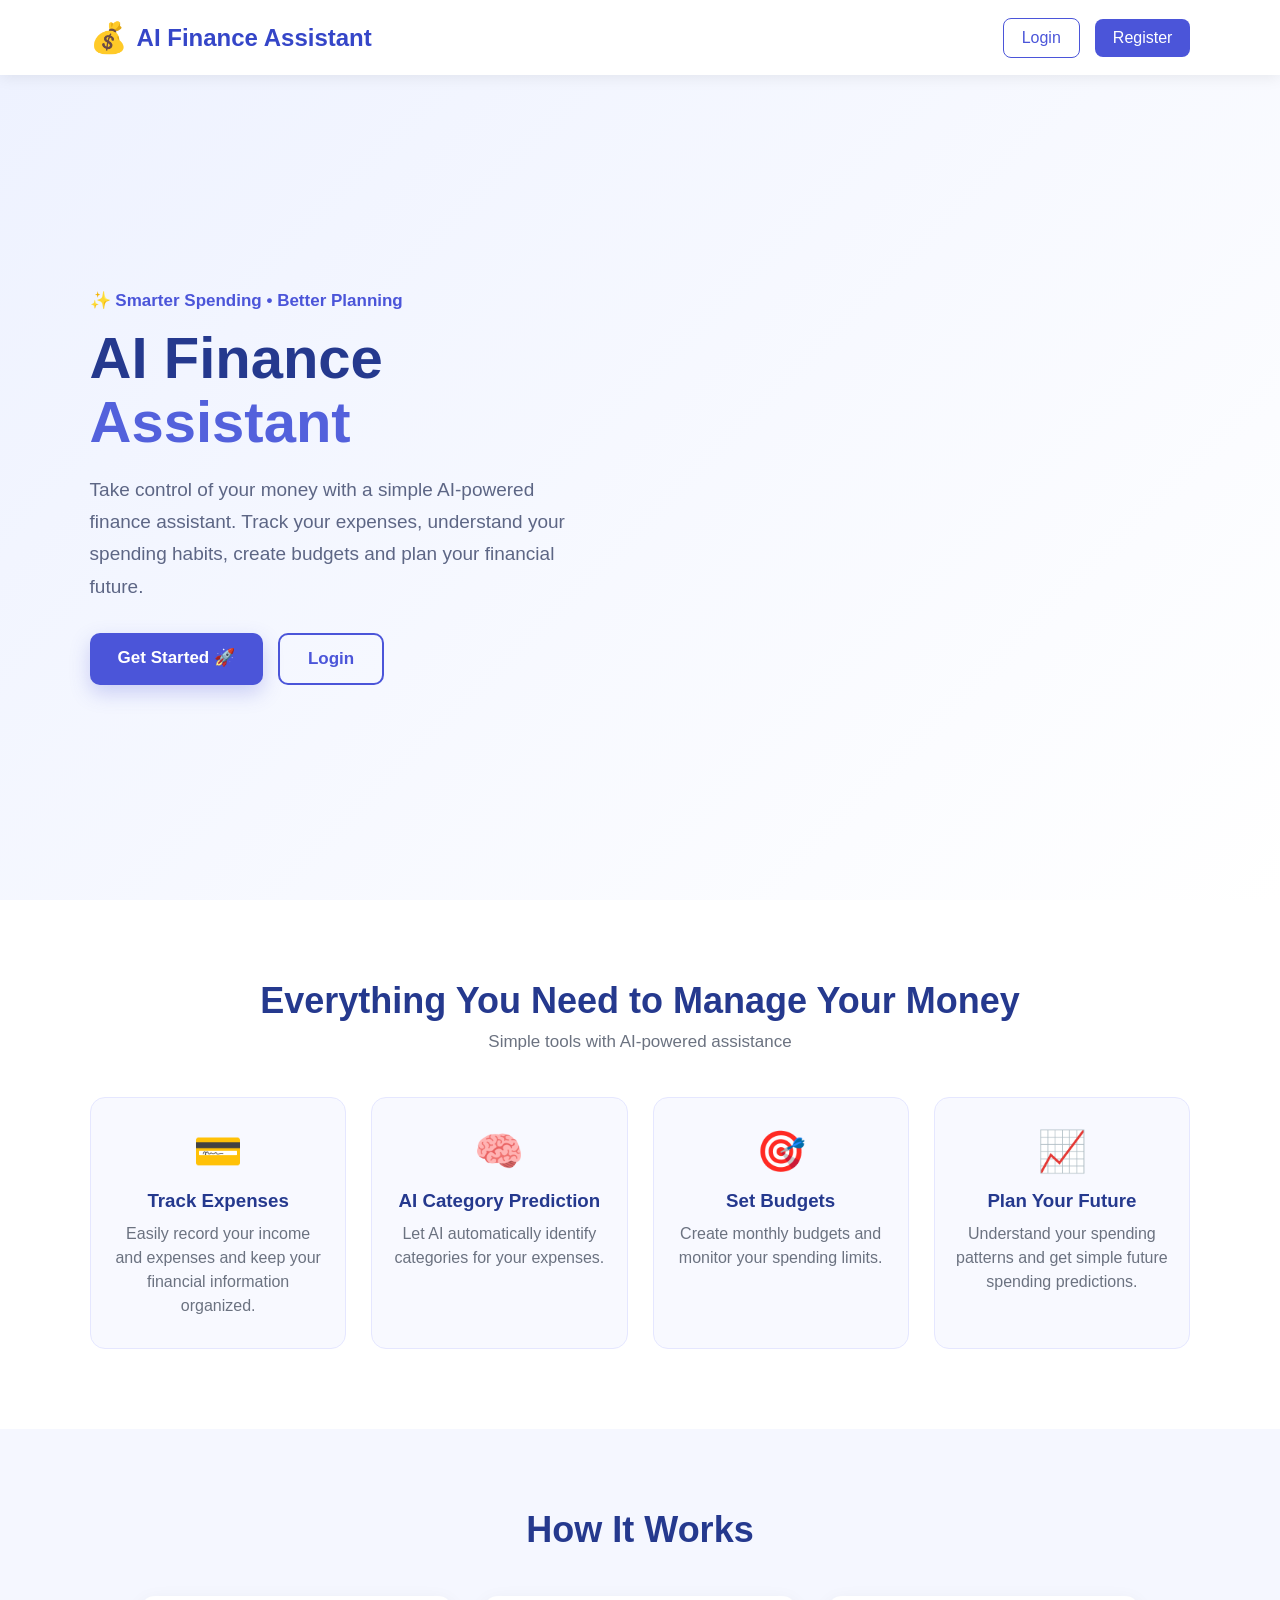
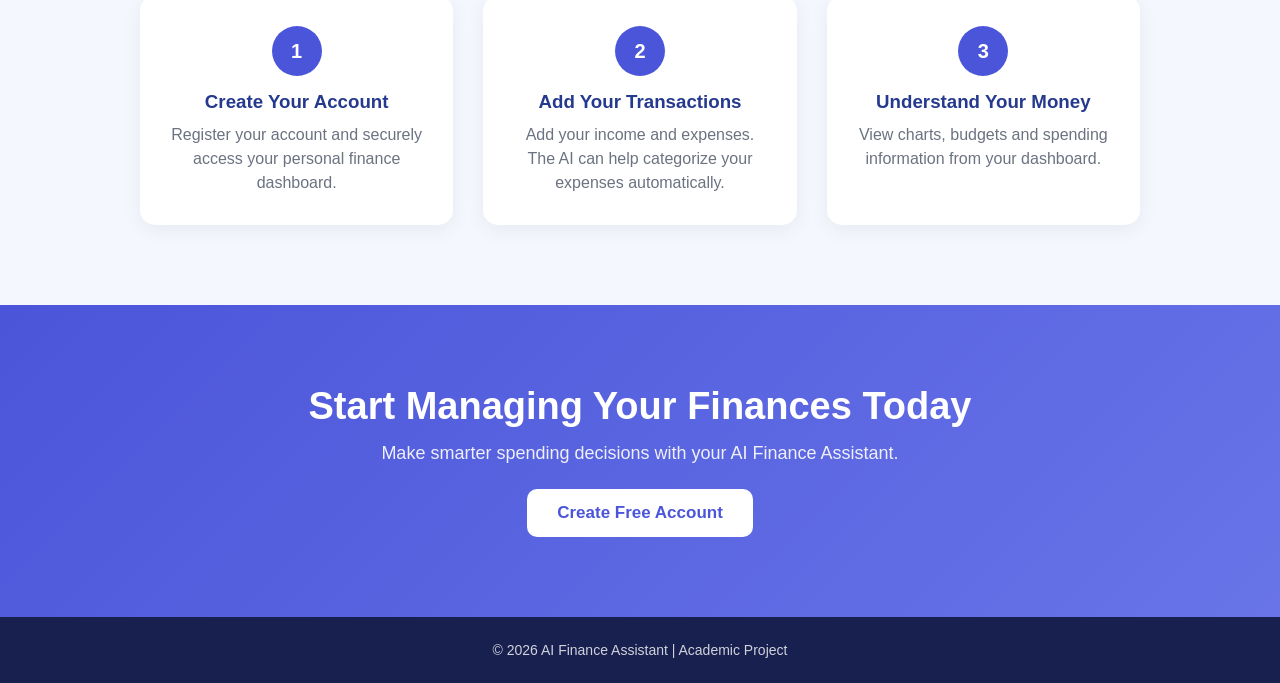
<file: AI_Finance_Assistant/templates/index.html>
<!DOCTYPE html>
<html lang="en">

<head>

    <meta charset="UTF-8">

    <meta name="viewport" content="width=device-width, initial-scale=1.0">

    <title>AI Finance Assistant</title>

    <style>

        * {
            margin: 0;
            padding: 0;
            box-sizing: border-box;
        }

        body {
            font-family: Arial, Helvetica, sans-serif;
            background: #f5f7ff;
            color: #1f2a5a;
        }

        /* ================= NAVBAR ================= */

        nav {
            width: 100%;
            height: 75px;

            display: flex;
            align-items: center;
            justify-content: space-between;

            padding: 0 7%;

            background: white;

            box-shadow: 0 2px 15px rgba(0, 0, 0, 0.08);

            position: sticky;
            top: 0;
            z-index: 1000;
        }

        .logo {
            display: flex;
            align-items: center;
            gap: 10px;

            font-size: 24px;
            font-weight: bold;

            color: #3546c8;
        }

        .logo-icon {
            font-size: 30px;
        }

        nav .links {
            display: flex;
            align-items: center;
            gap: 15px;
        }

        nav a {
            text-decoration: none;
            color: #333;

            font-size: 16px;
            font-weight: 500;

            padding: 10px 18px;

            border-radius: 8px;

            transition: 0.3s;
        }

        nav a:hover {
            background: #eef0ff;
            color: #3546c8;
        }

        .login-btn {
            border: 1px solid #4b55d9;
            color: #4b55d9 !important;
        }

        .register-btn {
            background: #4b55d9;
            color: white !important;
        }

        .register-btn:hover {
            background: #343db7 !important;
            color: white !important;
        }


        /* ================= HERO SECTION ================= */

        .hero {
            min-height: calc(100vh - 75px);

            display: flex;
            align-items: center;
            justify-content: center;

            padding: 50px 7%;

            background:
                linear-gradient(
                    135deg,
                    #eef2ff,
                    #ffffff
                );
        }

        .hero-container {
            width: 100%;
            max-width: 1250px;

            display: grid;

            grid-template-columns: 1fr 1.1fr;

            gap: 50px;

            align-items: center;
        }


        /* ================= LEFT CONTENT ================= */

        .hero-content h1 {
            font-size: 58px;

            line-height: 1.1;

            color: #25398e;

            margin-bottom: 20px;
        }

        .hero-content h1 span {
            color: #5361dc;
        }

        .hero-content p {
            font-size: 19px;

            line-height: 1.7;

            color: #5d6685;

            max-width: 550px;

            margin-bottom: 30px;
        }

        .tagline {
            font-size: 17px;

            color: #4b55d9;

            font-weight: bold;

            margin-bottom: 15px;
        }


        /* ================= BUTTONS ================= */

        .hero-buttons {
            display: flex;

            gap: 15px;

            flex-wrap: wrap;
        }

        .primary-btn {
            display: inline-block;

            text-decoration: none;

            padding: 14px 28px;

            border-radius: 10px;

            background: #4b55d9;

            color: white;

            font-size: 17px;

            font-weight: bold;

            box-shadow: 0 8px 20px rgba(75, 85, 217, 0.25);

            transition: 0.3s;
        }

        .primary-btn:hover {
            background: #343db7;

            transform: translateY(-2px);
        }

        .secondary-btn {
            display: inline-block;

            text-decoration: none;

            padding: 14px 28px;

            border-radius: 10px;

            border: 2px solid #4b55d9;

            color: #4b55d9;

            font-size: 17px;

            font-weight: bold;

            transition: 0.3s;
        }

        .secondary-btn:hover {
            background: #4b55d9;

            color: white;
        }


        /* ================= IMAGE ================= */

        .hero-image {
            width: 100%;

            display: flex;

            justify-content: center;
        }

        .hero-image img {
            width: 100%;

            max-width: 700px;

            height: auto;

            border-radius: 18px;

            box-shadow:
                0 20px 45px rgba(42, 53, 130, 0.18);

            display: block;
        }


        /* ================= FEATURES ================= */

        .features {
            padding: 80px 7%;

            background: white;

            text-align: center;
        }

        .features h2 {
            font-size: 36px;

            color: #25398e;

            margin-bottom: 10px;
        }

        .features > p {
            color: #6b7280;

            margin-bottom: 45px;

            font-size: 17px;
        }

        .feature-container {
            max-width: 1100px;

            margin: auto;

            display: grid;

            grid-template-columns:
                repeat(4, 1fr);

            gap: 25px;
        }

        .feature-card {
            padding: 30px 20px;

            background: #f8f9ff;

            border-radius: 15px;

            border: 1px solid #e5e7ff;

            transition: 0.3s;
        }

        .feature-card:hover {
            transform: translateY(-7px);

            box-shadow:
                0 12px 30px rgba(54, 65, 180, 0.12);
        }

        .feature-icon {
            font-size: 40px;

            margin-bottom: 15px;
        }

        .feature-card h3 {
            color: #25398e;

            margin-bottom: 10px;
        }

        .feature-card p {
            color: #6b7280;

            line-height: 1.5;
        }


        /* ================= HOW IT WORKS ================= */

        .how-it-works {
            padding: 80px 7%;

            background: #f5f7ff;

            text-align: center;
        }

        .how-it-works h2 {
            font-size: 36px;

            color: #25398e;

            margin-bottom: 45px;
        }

        .steps {
            max-width: 1000px;

            margin: auto;

            display: grid;

            grid-template-columns:
                repeat(3, 1fr);

            gap: 30px;
        }

        .step {
            background: white;

            padding: 30px;

            border-radius: 15px;

            box-shadow:
                0 5px 20px rgba(0, 0, 0, 0.06);
        }

        .step-number {
            width: 50px;

            height: 50px;

            margin: 0 auto 15px;

            display: flex;

            align-items: center;

            justify-content: center;

            border-radius: 50%;

            background: #4b55d9;

            color: white;

            font-size: 20px;

            font-weight: bold;
        }

        .step h3 {
            margin-bottom: 10px;

            color: #25398e;
        }

        .step p {
            color: #6b7280;

            line-height: 1.5;
        }


        /* ================= CTA ================= */

        .cta {
            padding: 80px 20px;

            text-align: center;

            background:
                linear-gradient(
                    135deg,
                    #4b55d9,
                    #6874e8
                );

            color: white;
        }

        .cta h2 {
            font-size: 38px;

            margin-bottom: 15px;
        }

        .cta p {
            font-size: 18px;

            margin-bottom: 25px;

            opacity: 0.9;
        }

        .cta-btn {
            display: inline-block;

            padding: 14px 30px;

            border-radius: 10px;

            background: white;

            color: #4b55d9;

            text-decoration: none;

            font-weight: bold;

            font-size: 17px;

            transition: 0.3s;
        }

        .cta-btn:hover {
            transform: translateY(-2px);

            box-shadow:
                0 8px 20px rgba(0, 0, 0, 0.15);
        }


        /* ================= FOOTER ================= */

        footer {
            background: #17204f;

            color: white;

            text-align: center;

            padding: 25px;
        }

        footer p {
            opacity: 0.8;

            font-size: 14px;
        }


        /* ================= RESPONSIVE ================= */

        @media (max-width: 1000px) {

            .hero-container {
                grid-template-columns: 1fr;

                text-align: center;
            }

            .hero-content p {
                margin-left: auto;
                margin-right: auto;
            }

            .hero-buttons {
                justify-content: center;
            }

            .hero-image {
                margin-top: 20px;
            }

            .feature-container {
                grid-template-columns:
                    repeat(2, 1fr);
            }

        }


        @media (max-width: 650px) {

            nav {
                height: auto;

                padding: 15px 5%;

                flex-direction: column;

                gap: 12px;
            }

            nav .links {
                gap: 5px;
            }

            nav a {
                padding: 8px 10px;

                font-size: 14px;
            }

            .hero {
                padding: 50px 5%;
            }

            .hero-content h1 {
                font-size: 40px;
            }

            .hero-content p {
                font-size: 16px;
            }

            .feature-container {
                grid-template-columns: 1fr;
            }

            .steps {
                grid-template-columns: 1fr;
            }

            .features h2,
            .how-it-works h2 {
                font-size: 30px;
            }

            .cta h2 {
                font-size: 30px;
            }

        }

    </style>

</head>


<body>


    <!-- ================= NAVBAR ================= -->

    <nav>

        <div class="logo">

            <span class="logo-icon">💰</span>

            <span>AI Finance Assistant</span>

        </div>


        <div class="links">

            <a href="/login" class="login-btn">
                Login
            </a>

            <a href="/register" class="register-btn">
                Register
            </a>

        </div>

    </nav>



    <!-- ================= HERO ================= -->

    <section class="hero">

        <div class="hero-container">


            <!-- LEFT SIDE -->

            <div class="hero-content">

                <div class="tagline">
                    ✨ Smarter Spending • Better Planning
                </div>


                <h1>

                    AI Finance
                    <span>Assistant</span>

                </h1>


                <p>

                    Take control of your money with a simple
                    AI-powered finance assistant. Track your
                    expenses, understand your spending habits,
                    create budgets and plan your financial future.

                </p>


                <div class="hero-buttons">

                    <a
                        href="/register"
                        class="primary-btn"
                    >
                        Get Started 🚀
                    </a>


                    <a
                        href="/login"
                        class="secondary-btn"
                    >
                        Login
                    </a>

                </div>

            </div>



            <!-- RIGHT SIDE IMAGE -->

            <div class="hero-image">

                

            </div>


        </div>

    </section>



    <!-- ================= FEATURES ================= -->

    <section class="features">

        <h2>Everything You Need to Manage Your Money</h2>

        <p>
            Simple tools with AI-powered assistance
        </p>


        <div class="feature-container">


            <div class="feature-card">

                <div class="feature-icon">
                    💳
                </div>

                <h3>
                    Track Expenses
                </h3>

                <p>
                    Easily record your income and
                    expenses and keep your financial
                    information organized.
                </p>

            </div>



            <div class="feature-card">

                <div class="feature-icon">
                    🧠
                </div>

                <h3>
                    AI Category Prediction
                </h3>

                <p>
                    Let AI automatically identify
                    categories for your expenses.
                </p>

            </div>



            <div class="feature-card">

                <div class="feature-icon">
                    🎯
                </div>

                <h3>
                    Set Budgets
                </h3>

                <p>
                    Create monthly budgets and
                    monitor your spending limits.
                </p>

            </div>



            <div class="feature-card">

                <div class="feature-icon">
                    📈
                </div>

                <h3>
                    Plan Your Future
                </h3>

                <p>
                    Understand your spending patterns
                    and get simple future spending
                    predictions.
                </p>

            </div>


        </div>

    </section>



    <!-- ================= HOW IT WORKS ================= -->

    <section class="how-it-works">

        <h2>
            How It Works
        </h2>


        <div class="steps">


            <div class="step">

                <div class="step-number">
                    1
                </div>

                <h3>
                    Create Your Account
                </h3>

                <p>
                    Register your account and securely
                    access your personal finance dashboard.
                </p>

            </div>



            <div class="step">

                <div class="step-number">
                    2
                </div>

                <h3>
                    Add Your Transactions
                </h3>

                <p>
                    Add your income and expenses.
                    The AI can help categorize your
                    expenses automatically.
                </p>

            </div>



            <div class="step">

                <div class="step-number">
                    3
                </div>

                <h3>
                    Understand Your Money
                </h3>

                <p>
                    View charts, budgets and spending
                    information from your dashboard.
                </p>

            </div>


        </div>

    </section>



    <!-- ================= CALL TO ACTION ================= -->

    <section class="cta">

        <h2>
            Start Managing Your Finances Today
        </h2>

        <p>
            Make smarter spending decisions with
            your AI Finance Assistant.
        </p>

        <a
            href="/register"
            class="cta-btn"
        >
            Create Free Account
        </a>

    </section>



    <!-- ================= FOOTER ================= -->

    <footer>

        <p>
            © 2026 AI Finance Assistant |
            Academic Project
        </p>

    </footer>


</body>

</html>
</file>
